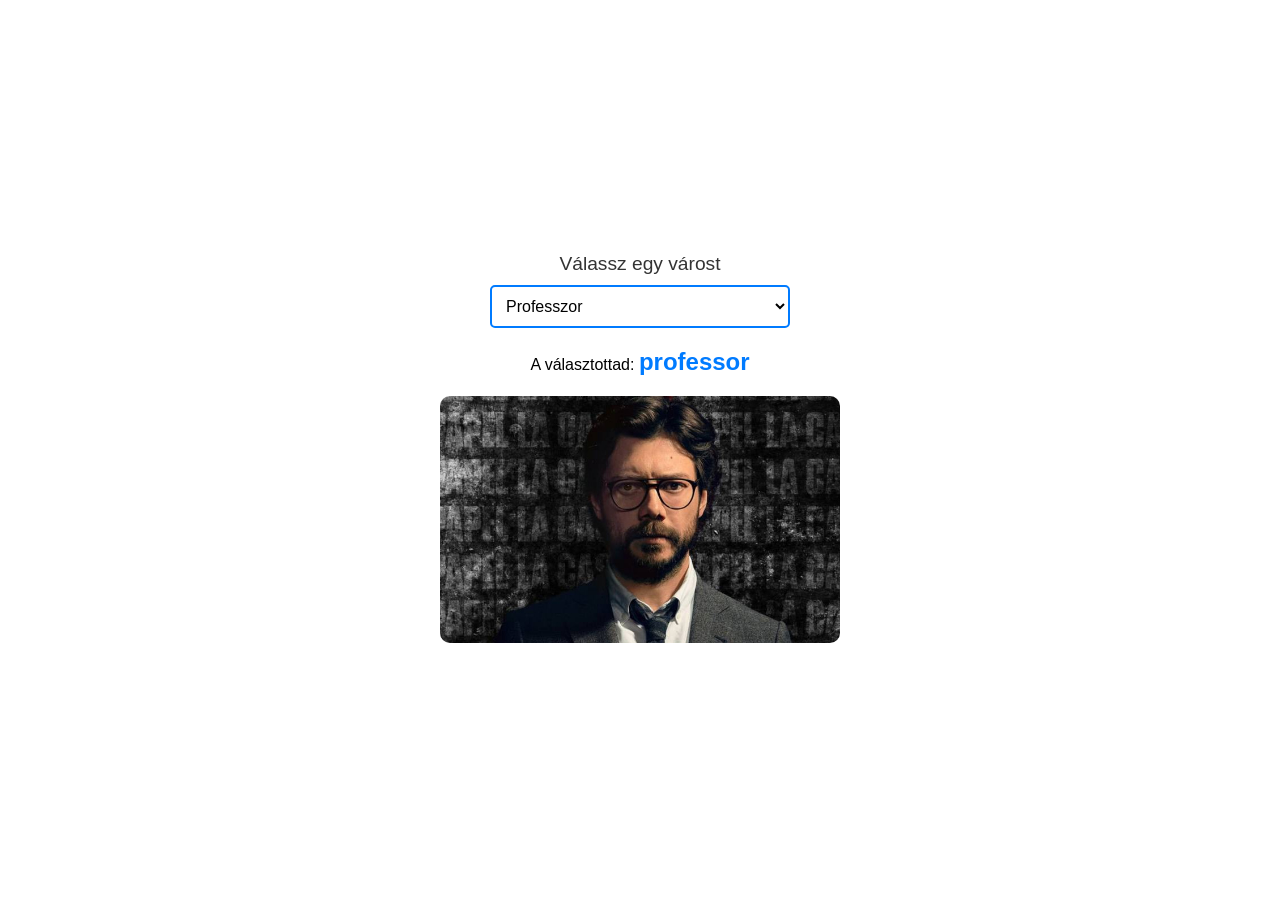
<file: 001_change_event/index.html>
<!DOCTYPE html>
<html lang="hu">

<head>
    <meta charset="UTF-8">
    <meta name="viewport" content="width=device-width, initial-scale=1.0">
    <title>Change Event</title>
    <link rel="stylesheet" href="style.css">
    <link rel="shortcut icon" href="./img/icon.svg" type="image/x-icon">
</head>

<body>
    <div class="container">
        <label for="city">Válassz egy várost</label>
        <select id="city" name="city">
            <option value="Berlin">Berlin</option>
            <option value="Tokyo">Tokyo</option>
            <option value="Rio">Rio</option>
            <option value="Nairobi">Nairobi</option>
            <option value="Lisbon">Lisszabon</option>
            <option value="Moscow">Moszkva</option>
            <option value="Denver">Denver</option>
            <option value="Stockholm">Stockholm</option>
            <option value="Helsinki">Helsinki</option>
            <option value="Professor" selected>Professzor</option>
        </select>
    </div>

    <div id="finish">
        <p>A választottad: <span id="demo">Berlin</span></p>
    
        <div id="image">
            
        </div>
    </div>

    <script src="script.js"></script>
</body>

</html>
</file>
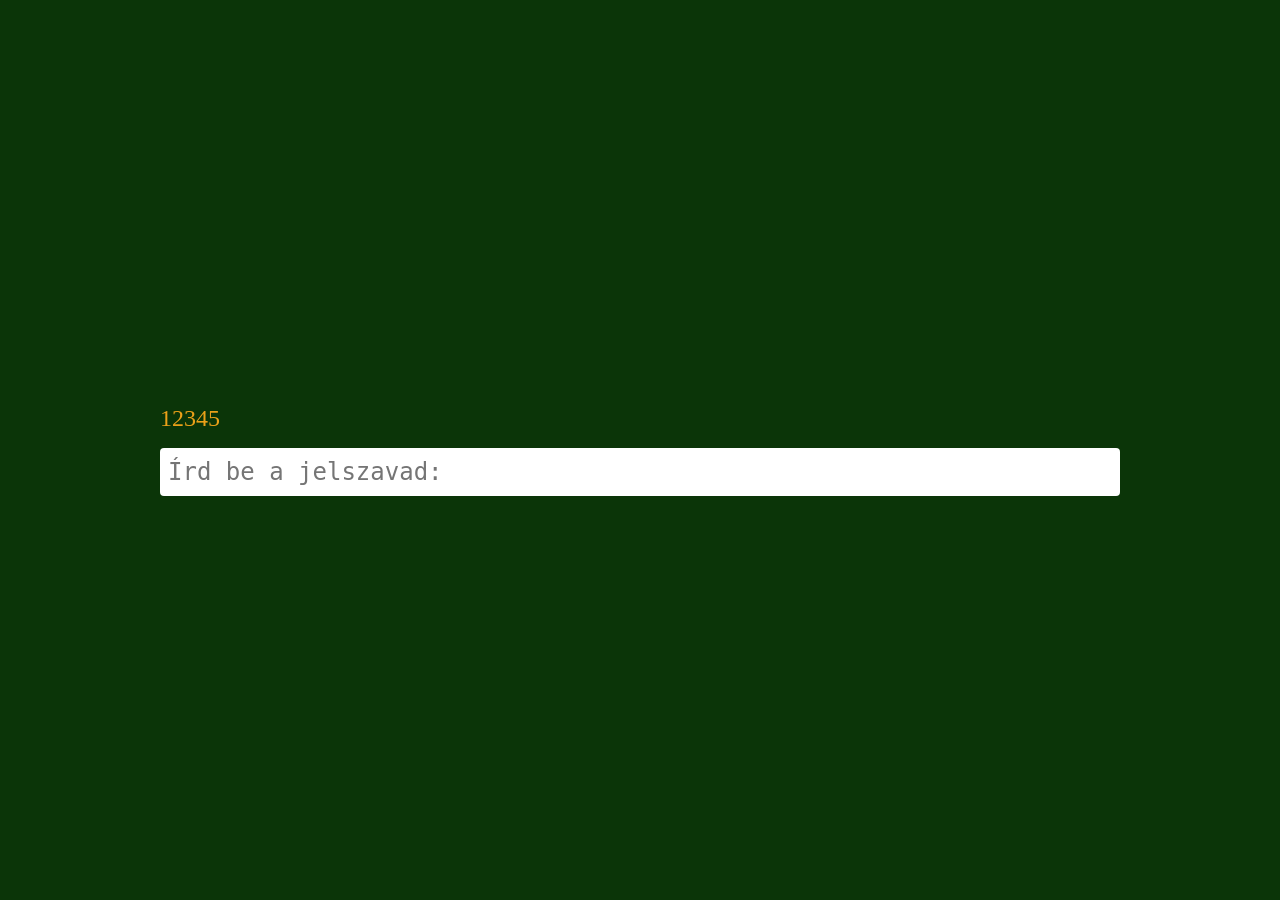
<file: 002_keypress_event/index.html>
<!DOCTYPE html>
<html lang="hu">
<head>
    <meta charset="UTF-8">
    <meta name="viewport" content="width=device-width, initial-scale=1.0">
    <title>Keypress-Keydown-Keyup event</title>
    <link rel="stylesheet" href="style.css">
</head>
<body>
    <div class="container">
        <span id="demo">12345</span>

        <textarea name="area" id="area" placeholder="Írd be a jelszavad:"></textarea>
    </div>

    <script src="script.js"></script>
</body>
</html>
</file>
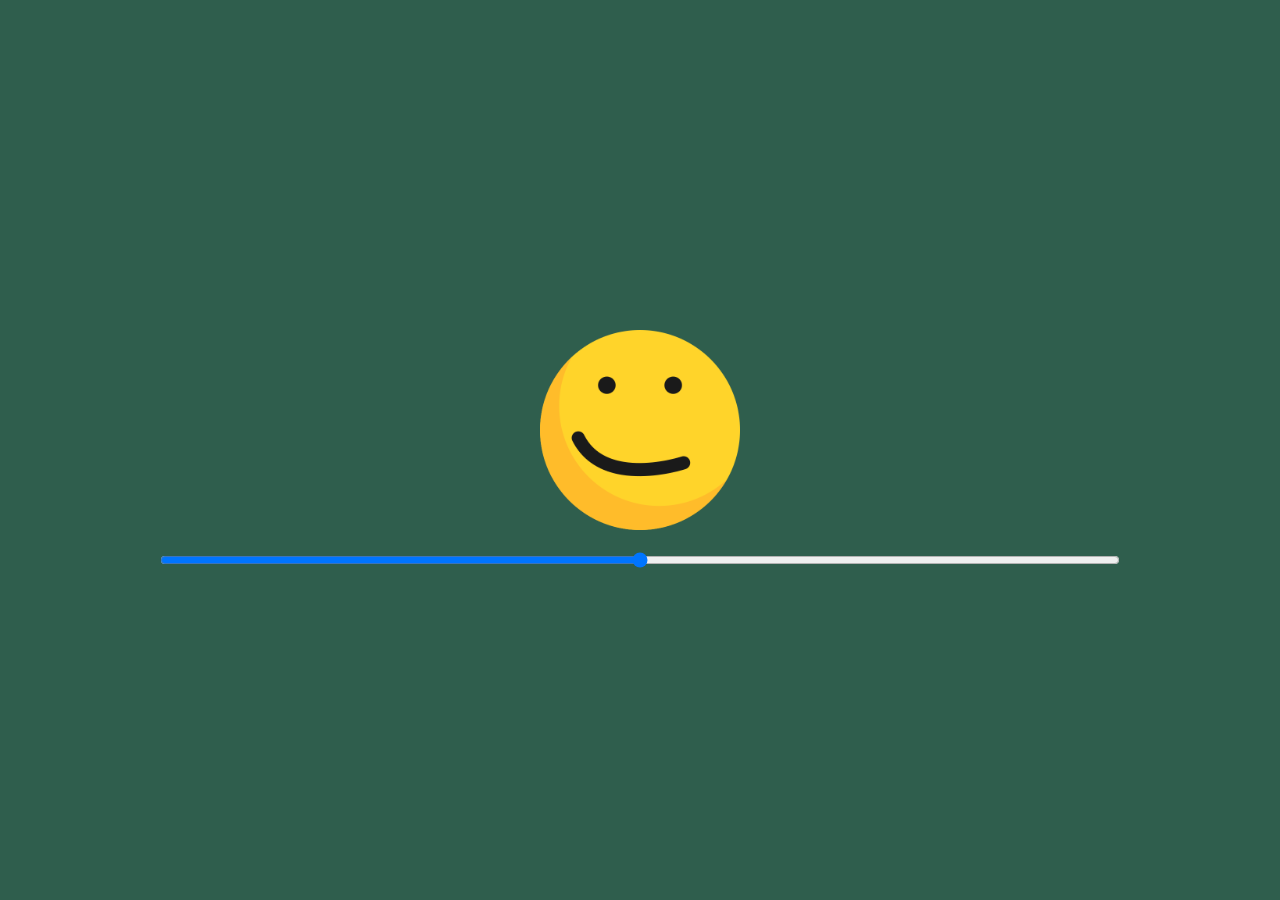
<file: 003_hangulat/index.html>
<!DOCTYPE html>
<html lang="hu">

<head>
    <meta charset="UTF-8">
    <meta name="viewport" content="width=device-width, initial-scale=1.0">
    <title>Hangulat</title>
    <link rel="stylesheet" href="./style.css">
    <link rel="shortcut icon" href="./img/face.ico" type="image/x-icon">
</head>

<body>
    <div class="container">
        <img src="./img/4.png" alt="" id="kep">
        <input type="range" id="csuszka" class="bomba-forma" min="0" max="6" step="1">
    </div>
    <script src="./script.js"></script>
</body>

</html
</file>
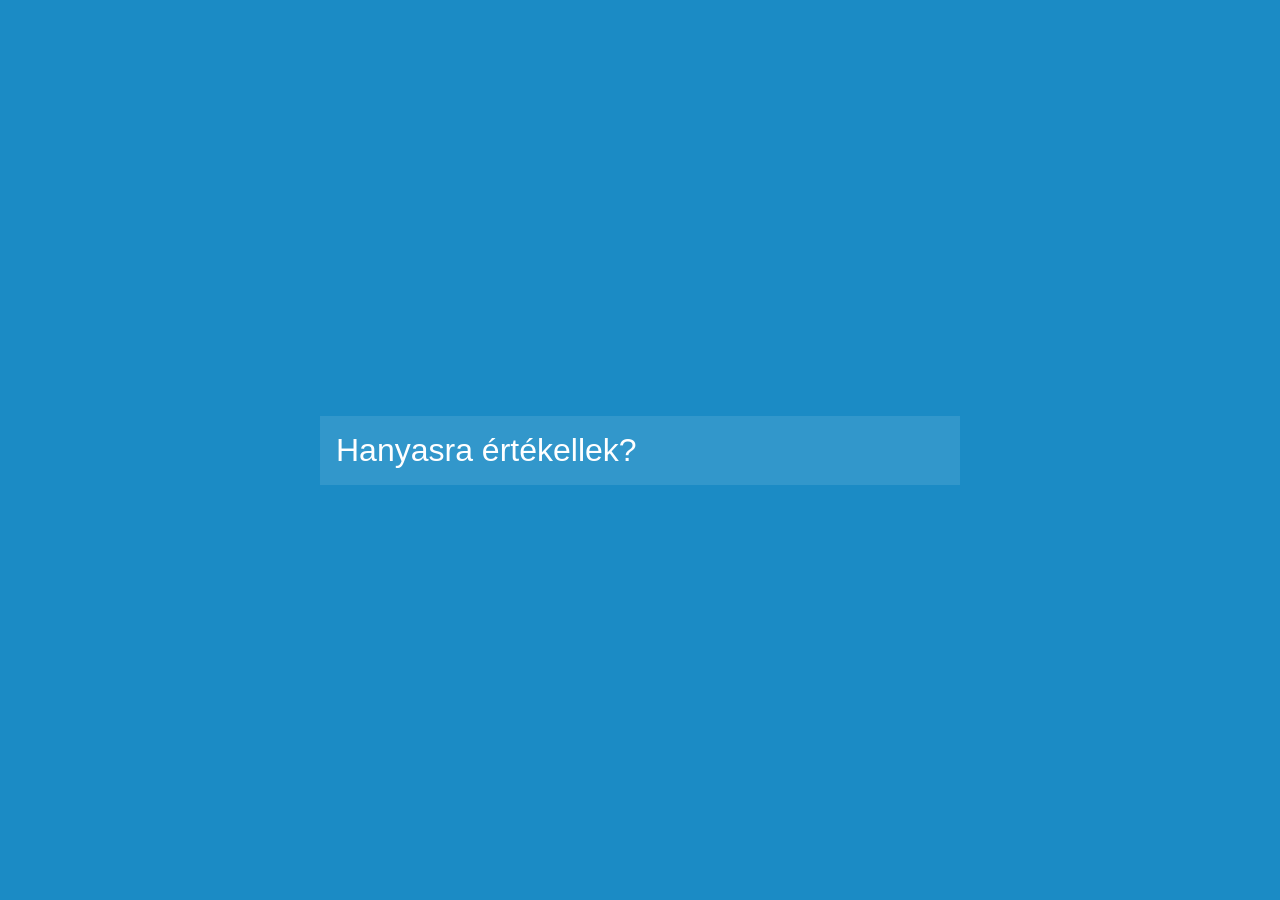
<file: 004_mouseover_event/index.html>
<!DOCTYPE html>
<html lang="hu">
<head>
    <meta charset="UTF-8">
    <meta name="viewport" content="width=device-width, initial-scale=1.0">
    <title>Mouseover - Mouseout events</title>
    <link rel="stylesheet" href="style.css">
    <link rel="shortcut icon" href="./img/kep.jpg" type="image/x-icon">
</head>
<body>
    <div id="demo">
        <p>Hanyasra értékellek?</p>
    </div>
</body>
</html>
</file>
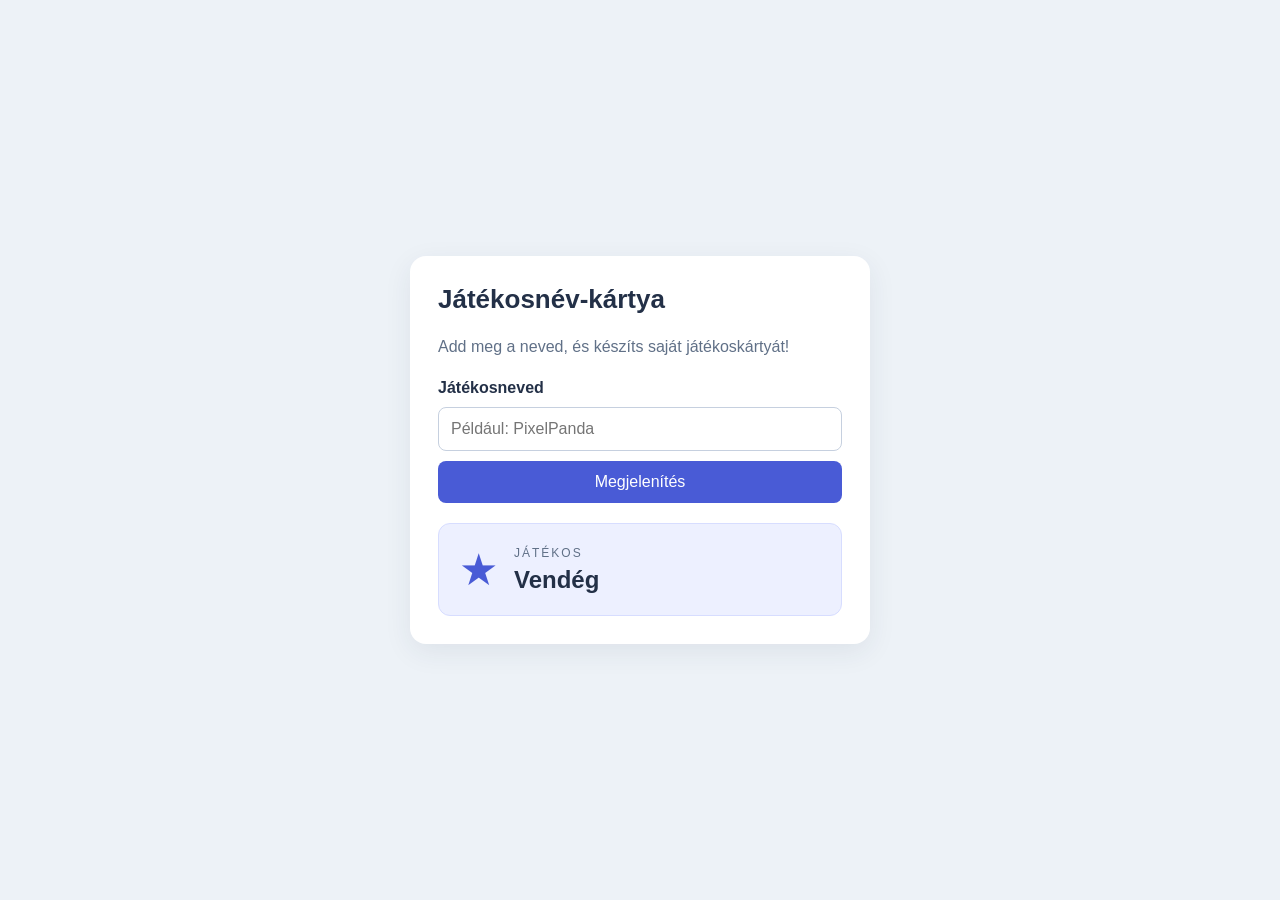
<file: 005_jatekosnev/index.html>
<!DOCTYPE html>
<html lang="hu">
<head>
    <meta charset="UTF-8">
    <meta name="viewport" content="width=device-width, initial-scale=1.0">
    <title>Játékosnév-kártya</title>
    <link rel="stylesheet" href="style.css">
</head>
<body>
    <main class="container">
        <h1>Játékosnév-kártya</h1>
        <p>Add meg a neved, és készíts saját játékoskártyát!</p>

        <div class="beallitasok">
            <label for="nev">Játékosneved</label>
            <input type="text" id="nev" placeholder="Például: PixelPanda" maxlength="20">
            <button type="button" id="gomb">Megjelenítés</button>
        </div>

        <div class="kartya">
            <span class="ikon" aria-hidden="true">★</span>
            <div>
                <p class="felirat">JÁTÉKOS</p>
                <h2 id="jatekosnev">Vendég</h2>
            </div>
        </div>
    </main>
    <script src="script.js"></script>
</body>
</html>
</file>
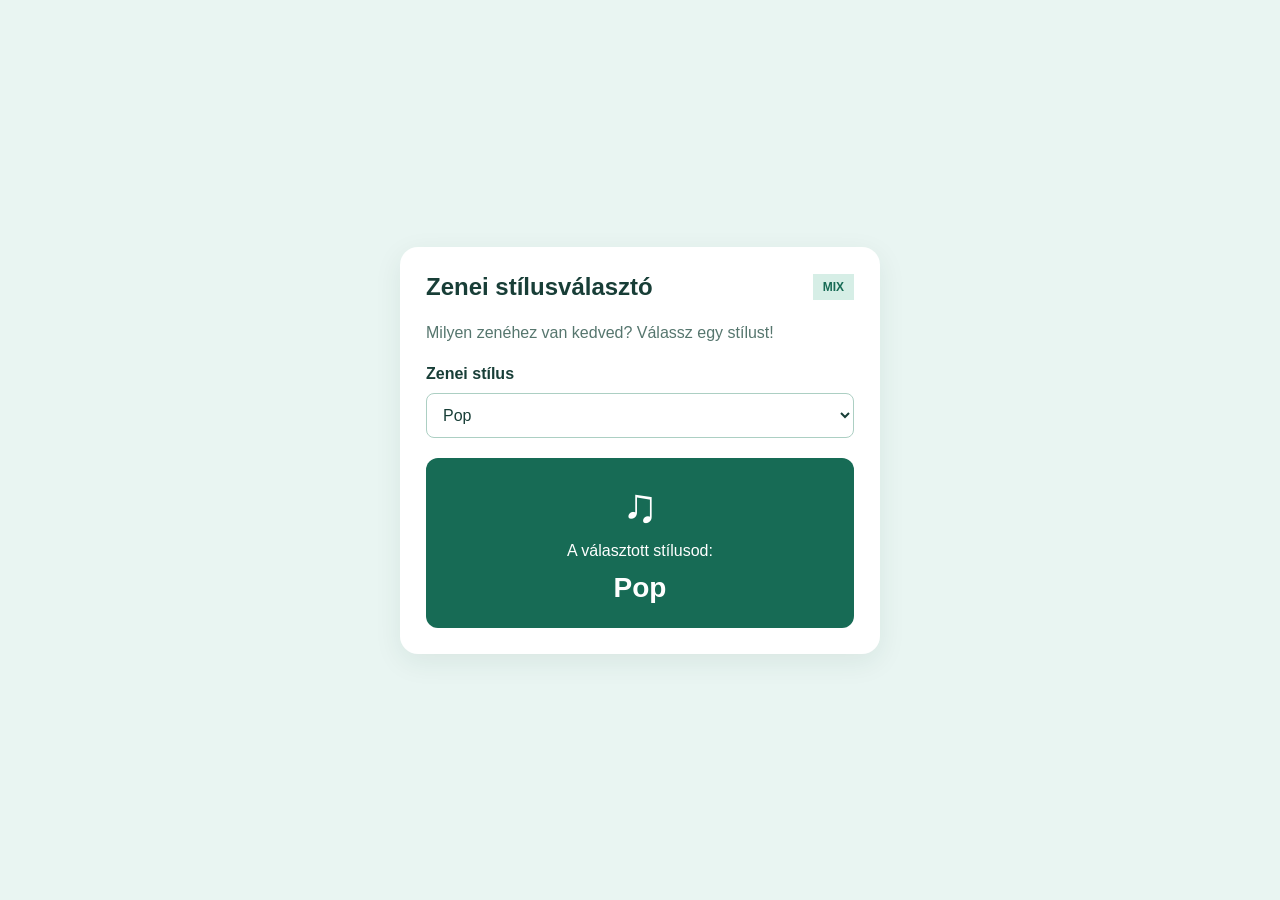
<file: 006_zenevalaszto/index.html>
<!DOCTYPE html>
<html lang="hu">
<head>
    <meta charset="UTF-8">
    <meta name="viewport" content="width=device-width, initial-scale=1.0">
    <title>Zenei stílusválasztó</title>
    <link rel="stylesheet" href="style.css">
</head>
<body>
    <main class="container">
        <header class="fejlec">
            <h1>Zenei stílusválasztó</h1>
            <span class="jelveny">MIX</span>
        </header>

        <p class="leiras">Milyen zenéhez van kedved? Válassz egy stílust!</p>

        <div class="beallitasok">
            <label for="stilus">Zenei stílus</label>
            <select id="stilus">
                <option value="Pop" selected>Pop</option>
                <option value="Rock">Rock</option>
                <option value="Jazz">Jazz</option>
                <option value="Elektronikus">Elektronikus</option>
                <option value="Klasszikus">Klasszikus</option>
            </select>
        </div>

        <section class="kartya">
            <span class="ikon" aria-hidden="true">♫</span>
            <p>A választott stílusod:</p>
            <h2 id="valasztott">Pop</h2>
        </section>
    </main>
    <script src="script.js"></script>
</body>
</html>
</file>
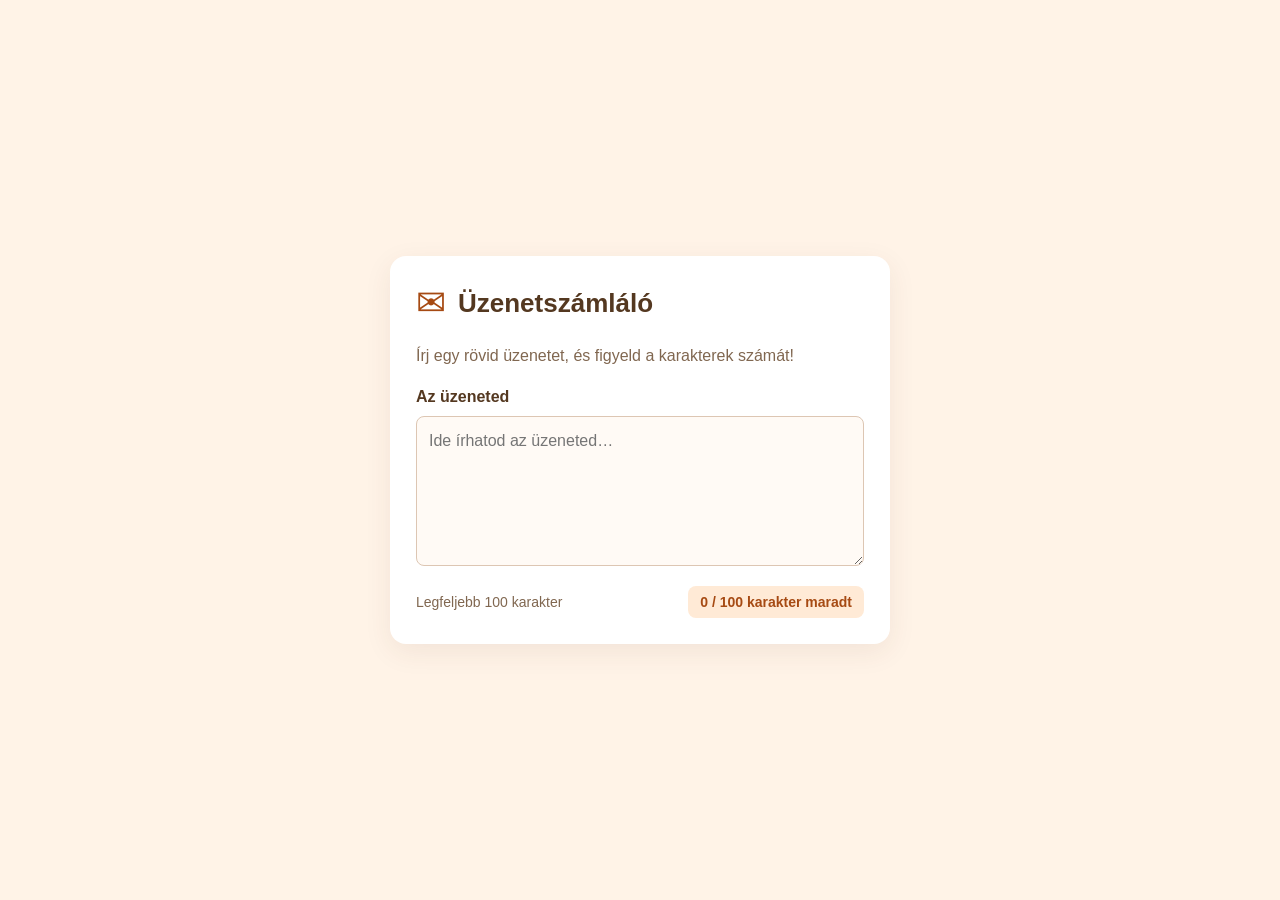
<file: 007_uzenetszamlalo/index.html>
<!DOCTYPE html>
<html lang="hu">
<head>
    <meta charset="UTF-8">
    <meta name="viewport" content="width=device-width, initial-scale=1.0">
    <title>Üzenetszámláló</title>
    <link rel="stylesheet" href="style.css">
</head>
<body>
    <main class="container">
        <header class="fejlec">
            <span class="ikon" aria-hidden="true">✉</span>
            <h1>Üzenetszámláló</h1>
        </header>

        <p class="leiras">Írj egy rövid üzenetet, és figyeld a karakterek számát!</p>

        <div class="szerkeszto">
            <label for="uzenet">Az üzeneted</label>
            <textarea id="uzenet" maxlength="100" placeholder="Ide írhatod az üzeneted…"></textarea>
        </div>

        <div class="info">
            <p>Legfeljebb 100 karakter</p>
            <p class="szamlalo"><span id="darab">0</span> / <span id="egesz">100</span> karakter maradt</p>
        </div>
    </main>
    <script src="script.js"></script>
</body>
</html>
</file>
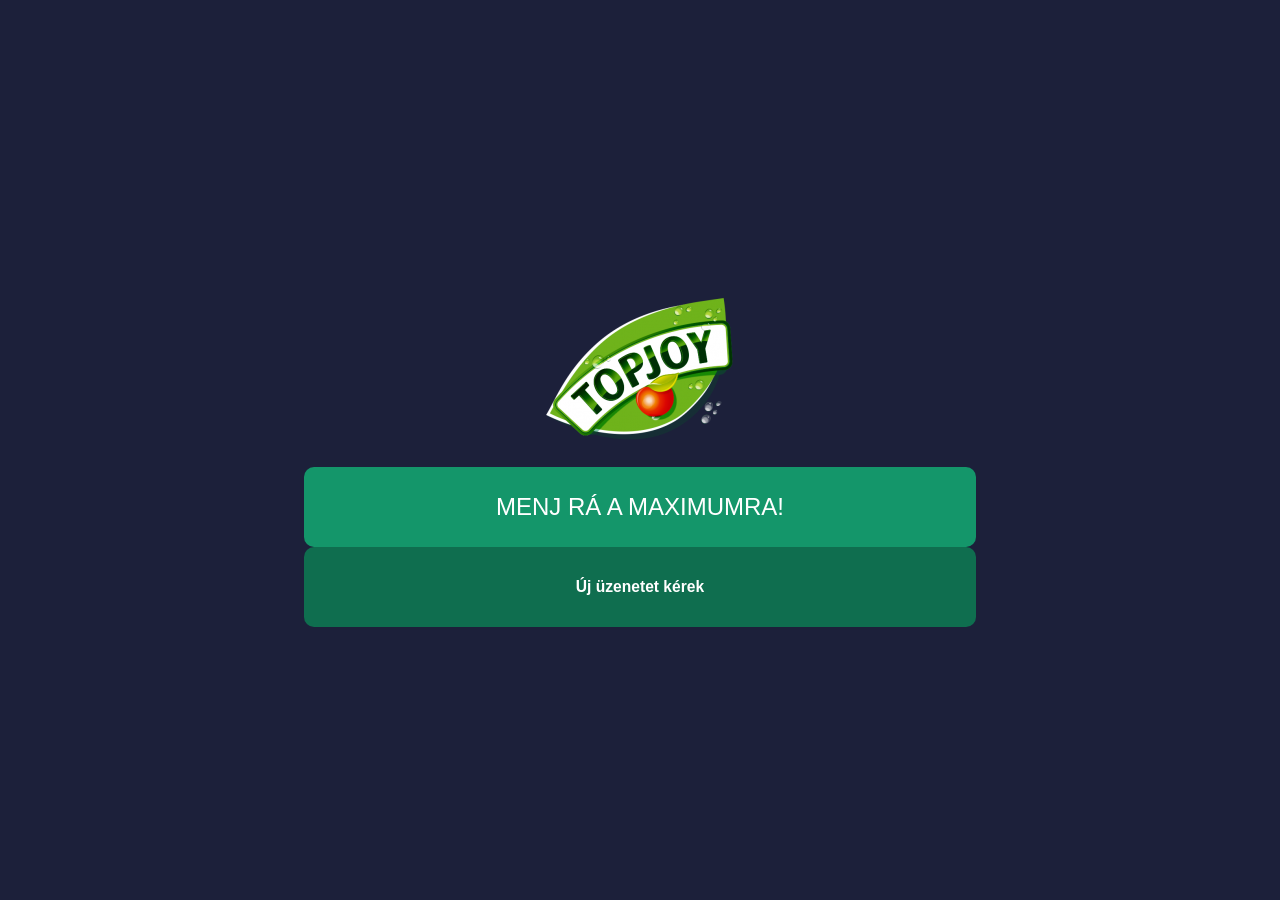
<file: 008_topjoy/index.html>
<!DOCTYPE html>
<html lang="hu">
<head>
    <meta charset="UTF-8">
    <meta name="viewport" content="width=device-width, initial-scale=1.0">
    <title>Document</title>
    <link rel="stylesheet" href="style.css">
    <link rel="shortcut icon" href="topjoy.ico" type="image/x-icon">
</head>
<body>
    <main class="container">
        <div id="logo">
            <img src="topjoy.png" alt="">
        </div>
    
        <div class="uzenet">
            MENJ RÁ A MAXIMUMRA!
        </div>

        <button id="gomb">
            <h3>Új üzenetet kérek</h3>
        </button>
    </main>


    <script src="script.js"></script>
</body>
</html>
</file>
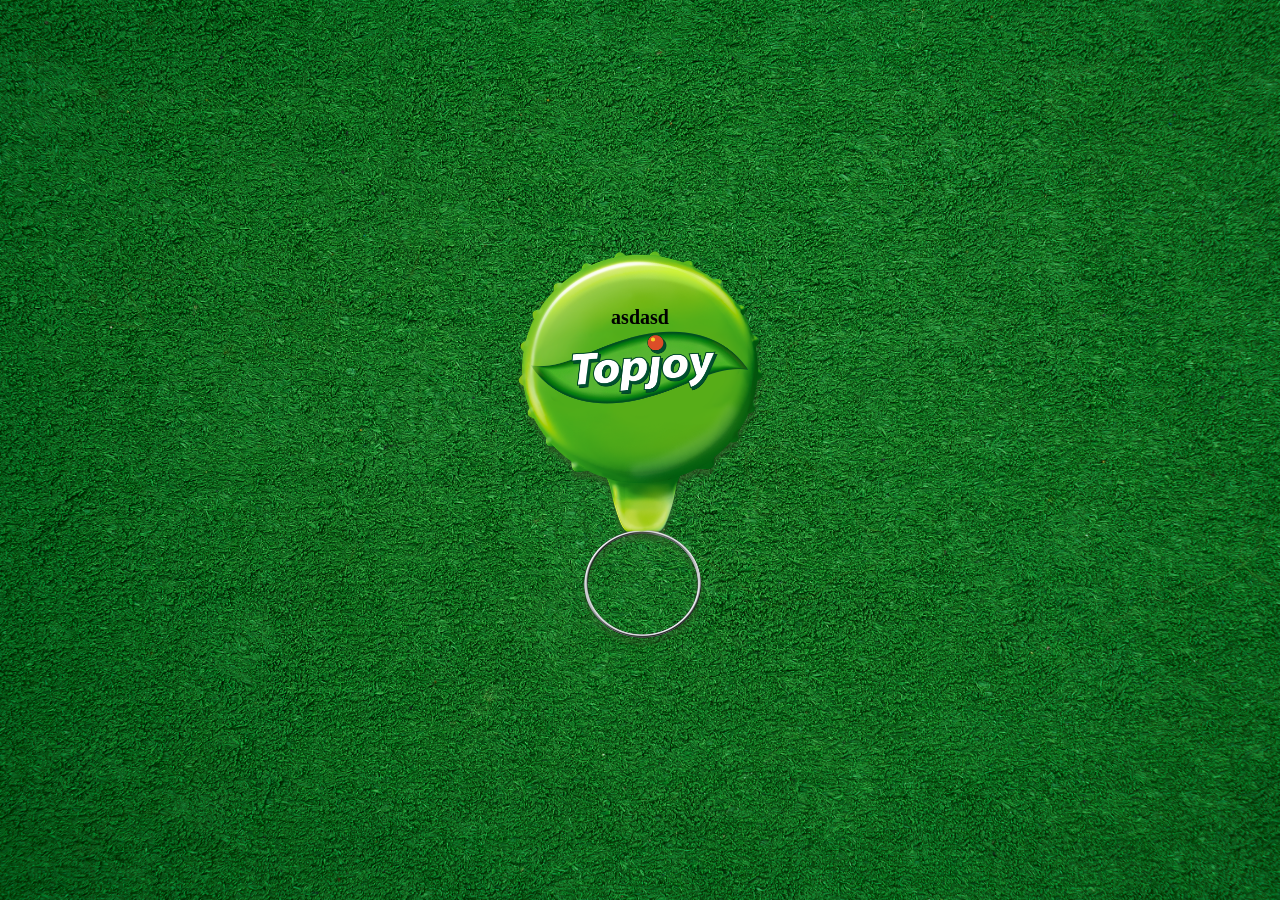
<file: 009_topjoy_kepek_forgatasaval/index.html>
<!DOCTYPE html>
<html lang="hu">
<head>
    <meta charset="UTF-8">
    <meta name="viewport" content="width=device-width, initial-scale=1.0">
    <title>Topjoy</title>
    <link rel="stylesheet" href="./style.css">
    <link rel="shortcut icon" href="./images/topjoy.ico" type="image/x-icon">
</head>
<body>
    <div class="tarolo">
        <div class="hatter-kep">
            <img src="./images/bottlecap_0.png" alt="kupak" id="kupak">
        </div>

        <div class="szoveg-tarolo">
            <div id="szoveg">asdasd</div>
        </div>
    </div>

    <script src="./script.js"></script>
</body>
</html>
</file>
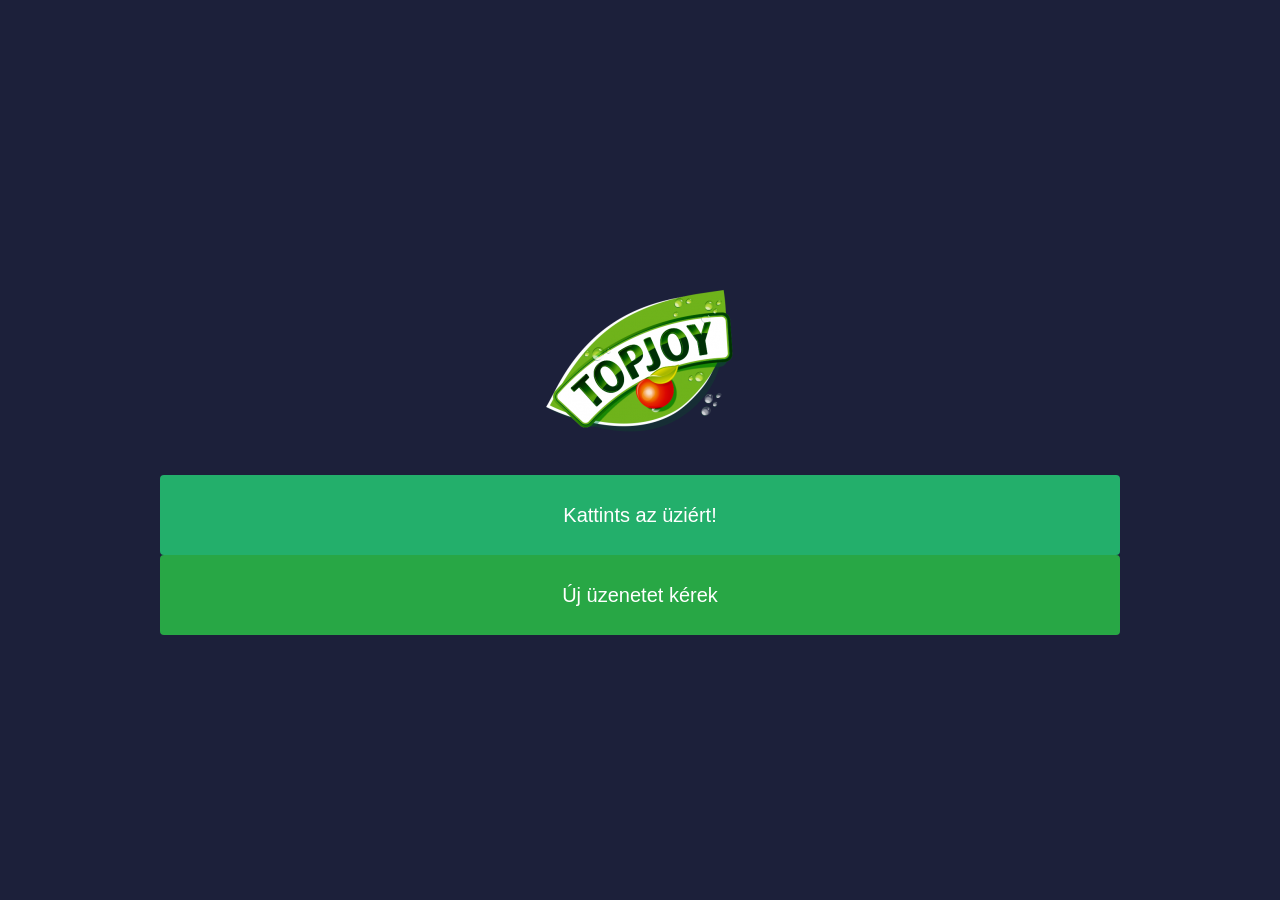
<file: 7_topjoy_fetch/index.html>
<!DOCTYPE html>
<html lang="hu">
<head>
    <meta charset="UTF-8">
    <meta name="viewport" content="width=device-width, initial-scale=1.0">
    <title>Topjoy</title>
    <link rel="stylesheet" href="./style.css">
    <link rel="shortcut icon" href="./topjoy.ico" type="image/x-icon">
</head>
<body>
    <div class="container">
        <div class="image-container">
            <img src="./topjoy.png" alt="Topjoy" title="Topjoy" class="img-fluid">
        </div>

        <div class="message-box" id="messageBox">
            Kattints az üziért!
        </div>

        <button class="custom-button" id="messageButton" type="button">
            Új üzenetet kérek
        </button>
    </div>

    <script src="./script.js"></script>
</body>
</html>
</file>
<file: 001_change_event/style.css>
* {
    margin: 0;
    padding: 0;
    box-sizing: border-box;
}

body {
    font-family: Arial, Helvetica, sans-serif;
    display: flex;
    align-items: center;
    justify-content: center;
    height: 100vh;
    flex-direction: column;
}

.container {
    margin-bottom: 20px;
    text-align: center;
    width: 75%;
}

label {
    font-size: 1.2rem;
    margin-bottom: 10px;
    display: block;
    color: #333333;
}

select {
    padding: 10px;
    font-size: 1rem;
    border-radius: 5px;
    border: 2px solid #007BFF;
    background-color: #FFFFFF;
    cursor: pointer;
    width: 100%;
    max-width: 300px;
    display: block;
    margin: 0 auto;
}

#finish {
    text-align: center;
    max-width: 800px;
    width: 100%;
    margin: 0 auto;
}

#demo {
    font-size: 1.5rem;
    color: #007BFF;
    font-weight: bold;
    margin-top: 20px;
}

#image img {
    margin-top: 20px;
    max-width: 50%;
    height: auto;
    border-radius: 10px;
}

@media (max-width: 768px) {
    select {
        max-width: 100%;
    }

    #image img {
        max-width: 80%;
    }
}

@media (max-width: 480px) {
    #demo {
        font-size: 1.2rem;
    }

    #image img {
        max-width: 90%;
    }
}
</file>
<file: 002_keypress_event/style.css>
* {
    margin: 0;
    padding: 0;
    box-sizing: border-box;
}

html {
    font-size: 16px;
}

body {
    background: #0B3508;
    color: #EBA119;
    height: 100vh; /* vh = viewport height */
    display: flex;
    justify-content: center; /* vízszintes igazítás flex-nél és gridnél */
    align-items: center; /* függőleges igazítás flex-nél és gridnél, ehhez mindenképp kell a height: 100vh */
    font-size: 1.5rem; /* rem = ez a gyökér elemhez viszonyítja a méretet, az alapértelmezett a html-ben 16px. A 1.5rem = 16 * 1.5 = 24px */
}

.container {
    /* border: 10px solid black; */
    width: 75%;
    display: flex;
    flex-direction: column;
    gap: 1rem;
}

textarea {
    border-radius: 0.25rem;
    border: none;
    height: 3rem;
    line-height: 3rem;
    font-size: 1.5rem;
    text-indent: 0.5rem;
    outline: none;
    resize: none;
}
</file>
<file: 003_hangulat/style.css>
* {
    margin: 0;
    padding: 0;
    box-sizing: border-box;
}

html {
    font-size: 16px;
}

body {
    background: #2F5E4D;
    font-family: Arial, Helvetica, sans-serif;
    /* border: 1px solid red; */
    display: flex;
    height: 100vh;
    justify-content: center;
    align-items: center;
}

.container {
    width: 75%;
    /* border: 1px solid red; */
    display: flex;
    flex-direction: column;
    justify-content: center;
    align-items: center;
    gap: 1.25rem;
}

.container > img {
    height: 200px;
}

.container > input {
    width: 100%;
    height: 1.25rem;
    background: #CCCCCC;
    color: #FFFFFF;
    border-radius: 5rem;
}

.container > input::-webkit-slider-thumb {
    width: 1.5rem;
    height: 1.5rem;
    border-radius: 50%;
    background-color: black;
}
</file>
<file: 004_mouseover_event/style.css>
* {
    margin: 0;
    padding: 0;
    box-sizing: border-box;
}

html {
    font-size: 16px;
}

body {
    font-family: Arial, Helvetica, sans-serif;
    background: #1B8BC5;
    color: white;
    display: flex;
    /* border: 1px solid red; */
    justify-content: center;
    align-items: center;
    min-height: 100vh;
    user-select: none;
}

#demo {
    display: flex;
    justify-items: center;
    align-items: center;
    /* border: 1px solid red; */
    width: 50%;
    height: 50%;
    padding: 1rem;
    background: #FFFFFF1a;
    cursor: pointer;
    overflow: hidden;
}

#demo > p {
    font-size: 2rem;
    text-align: center;
}
</file>
<file: 005_jatekosnev/style.css>
* {
    margin: 0;
    padding: 0;
    box-sizing: border-box;
}

body {
    font-family: Arial, Helvetica, sans-serif;
    background: #edf2f7;
    color: #233047;
    min-height: 100vh;
    padding: 20px;
    /* FELADAT: A fő doboz középre igazítása flexszel. */
    display: flex;
    justify-content: center;
    align-items: center;
}

.container  {
    width: 100%;
    max-width: 460px;
    padding: 28px;
    background: white;
    box-shadow: 0 8px 28px #23304714;
    /* FELADAT: Függőleges flex elrendezés, 20px térköz. */
    /* FELADAT: 16px-es sarokkerekítés. */
    border-radius: 16px;
    display: flex;
    flex-direction: column;
    gap: 20px;
}

h1 {
    font-size: 26px;
}

.container > p {
    color: #607087;
    line-height: 1.5;
}

.beallitasok {
    /* FELADAT: Függőleges flex elrendezés, 10px térköz. */
    display: flex;
    flex-direction: column;
    gap: 10px;
}

label {
    font-weight: bold;
}

input {
    width: 100%;
    min-width: 0;
    padding: 12px;
    border: 1px solid #c6d0df;
    border-radius: 8px;
    font: inherit;
}

button {
    padding: 12px 18px;
    border: none;
    border-radius: 8px;
    background: #495bd6;
    color: white;
    font: inherit;
    /* FELADAT: Mutató kéz alakú egérkurzor. */
    cursor: pointer;
}

.kartya {
    background: #edf0ff;
    border: 1px solid #d7ddff;
    border-radius: 12px;
    padding: 20px;
    /* FELADAT: Vízszintes flex elrendezés, függőleges középre igazítás, 16px térköz. */
    display: flex;
    /* flex-direction: row;    NEM LÉNYEG  SPAN sorfolytonos     */
    align-items: center;
    gap: 16px;
}

.ikon {
    color: #495bd6;
    font-size: 44px;
}

.felirat {
    color: #607087;
    font-size: 12px;
    letter-spacing: 2px;
    margin-bottom: 6px;
}

#jatekosnev {
    font-size: 24px;
    overflow-wrap: anywhere;
}

.kartya > div {
    min-width: 0;
}
</file>
<file: 006_zenevalaszto/style.css>
* {
    margin: 0;
    padding: 0;
    box-sizing: border-box;
}

body {
    font-family: Arial, Helvetica, sans-serif;
    background: #e9f5f2;
    color: #183e37;
    min-height: 100vh;
    padding: 20px;
    /* FELADAT: Flexszel igazítsd középre a fő dobozt mindkét irányban! */
    display: flex;
    justify-content: center;
    align-items: center;
}

.container {
    width: 100%;
    max-width: 480px;
    padding: 26px;
    background: white;
    border-radius: 18px;
    box-shadow: 0 8px 28px #183e3714;
    /* FELADAT: Függőleges flex elrendezés, 20px térközzel. */
    display: flex;
    flex-direction: column;
    gap: 20px;
}

.fejlec {
    /* FELADAT: Vízszintes flex elrendezés, függőleges középre igazítás.
       A cím balra, a MIX jelvény jobbra kerüljön, a köztük maradó
       szabad helyet oszd el! */
        display: flex;
        flex-direction: row;
        align-items: center;
        justify-content: center;
        justify-content: space-between;

}

h1 {
    font-size: 24px;
}

.jelveny {
    padding: 6px 10px;
    background: #d6eee6;
    color: #176b55;
    font-size: 12px;
    font-weight: bold;
    margin-left: 12px;
}

.leiras {
    color: #56766e;
    line-height: 1.5;
}

.beallitasok {
    /* FELADAT: Függőleges flex elrendezés, 10px térközzel. */
    display: flex;
    flex-direction: column;
    gap: 10px;
}

label {
    font-weight: bold;
}

select {
    width: 100%;
    padding: 12px;
    border: 1px solid #accfc3;
    border-radius: 8px;
    background: white;
    color: #183e37;
    font: inherit;
    /* FELADAT: Mutató kéz alakú egérkurzor. */
    cursor: pointer;
}

.kartya {
    background: #176b55;
    color: white;
    padding: 24px;
    text-align: center;
    /* FELADAT: Függőleges flex elrendezés, vízszintesen középre
       igazított gyermekelemekkel, 12px térközzel. */
    /* FELADAT: 12px-es sarokkerekítés. */
    display: flex;
    flex-direction: column;
    justify-content: center;
    gap: 12px;
    border-radius: 12px;
}

.ikon {
    font-size: 48px;
    line-height: 1;
}

#valasztott {
    font-size: 28px;
}
</file>
<file: 007_uzenetszamlalo/style.css>
* {
    margin: 0;
    padding: 0;
    box-sizing: border-box;
}

body {
    font-family: Arial, Helvetica, sans-serif;
    background: #fff3e7;
    color: #543820;
    min-height: 100vh;
    padding: 20px;
    /* FELADAT: Flexszel igazítsd középre a fő dobozt mindkét irányban! */
    display: flex;
    justify-content: center;
    align-items: center;
}

.container {
    width: 100%;
    max-width: 500px;
    padding: 26px;
    background: white;
    box-shadow: 0 8px 28px #54382014;
    /* FELADAT: Függőleges flex elrendezés, 20px térközzel. */
    /* FELADAT: 16px-es sarokkerekítés. */
    display: flex;
    flex-direction: column;
    gap: 20px;
    border-radius: 16px;
}

.fejlec {
    /* FELADAT: Vízszintes flex elrendezés, függőleges középre
       igazítás, 12px térköz. */
       display: flex;
       flex-direction: row;
       align-items: center;
       gap: 12px;
}

.ikon {
    font-size: 36px;
    color: #a64a13;
}

h1 {
    font-size: 26px;
}

.leiras {
    color: #806750;
    line-height: 1.5;
}

.szerkeszto {
    /* FELADAT: Függőleges flex elrendezés, 10px térközzel. */
    display: flex;
    flex-direction: column;
    gap: 10px;
}

label {
    font-weight: bold;
}

textarea {
    width: 100%;
    min-height: 150px;
    padding: 12px;
    border: 1px solid #ddc6b3;
    border-radius: 8px;
    background: #fffaf5;
    color: #543820;
    font: inherit;
    line-height: 1.5;
    resize: vertical;
}

.info {
    color: #806750;
    font-size: 14px;
    /* FELADAT: Vízszintes flex elrendezés, függőleges középre
       igazítás. A két felirat a sor két szélére kerüljön! */
       display: flex;
       flex-direction: row;
       align-items: center;
       justify-content: space-between;
}

.szamlalo {
    padding: 8px 12px;
    border-radius: 8px;
    background: #ffead6;
    color: #a64a13;
    white-space: nowrap;
    margin-left: 12px;
    /* FELADAT: Félkövér betűvastagság. */
    font-weight: bold;
}
</file>
<file: 008_topjoy/style.css>
* {
    box-sizing: border-box;
    margin: 0;
    padding: 0;
}

body {
    font-family: Arial, Helvetica, sans-serif;
    background: #1c203a;
    display: flex;
    height: 100vh;
    justify-content: center;
    align-items: center;
}

.container {
    width: 75%;
    display: flex;
    flex-direction: column;
    justify-content: center;
    align-items: center;
}

.uzenet {
    width: 70%;
    height: 80px;
    font-size: 1.5rem;
    display: flex;
    justify-content: center;
    align-items: center;
    color: white;
    background-color: rgb(20, 150, 106);
    border-radius: 10px;
}

#gomb {
    width: 70%;
    height: 80px;
    color: white;
    font-style: normal;
    background-color: rgb(15, 110, 79);
    border: none;
    border-radius: 10px;
    cursor: pointer;
}
</file>
<file: 009_topjoy_kepek_forgatasaval/style.css>
* {
    margin: 0;
    padding: 0;
    box-sizing: border-box;
}

body {
    display: flex;
    height: 100vh;
    justify-content: center;
    align-items: center;
    user-select: none;
    background-color: #198754;
    background-image: url('./images/background.png');
    background-size: cover;
}

.tarolo {
    height: 400px;
    width: 250px;
    position: relative;
}

.hatter-kep {
    position: absolute;
}

#kupak {
    height: 400px;
    width: 250px;
}

.szoveg-tarolo {
    position: absolute;
    height: 250px;
    width: 250px;
    display: flex;
    justify-content: center;
    padding: 3rem;
}

#szoveg {
    text-align: center;
    overflow-wrap: break-word;
    font-weight: bold;
    font-size: 1.25rem;
    padding: 0.5rem;
}
</file>
<file: 7_topjoy_fetch/style.css>
* {
    margin: 0;
    padding: 0;
    box-sizing: border-box;
}

body {
    background-color: #1C203A;
    font-family: Arial, Helvetica, sans-serif;
    display: flex;
    justify-content: center;
    align-items: center;
    height: 100vh;
}

.container {
    width: 75%;
    /* border: 1px solid red; */
    display: flex;
    justify-content: center;
    align-items: center;
    flex-direction: column;
}

.image-container {
    margin-bottom: 1rem;
}

.img-fluid {
    max-width: 100%;
    height: auto;
}

.message-box,
.custom-button {
    color: #FFF;
    width: 100%;
    height: 5rem;
    text-align: center;
    line-height: 5rem;
    font-size: 1.25rem;
    border-radius: 0.25rem;
    border: none;
}

.message-box {
    background-color: #23AF6B;

}

.custom-button {
    background-color: #28A745;
    cursor: pointer;
}

.custom-button:hover {
    filter: grayscale(20%);
}
</file>
